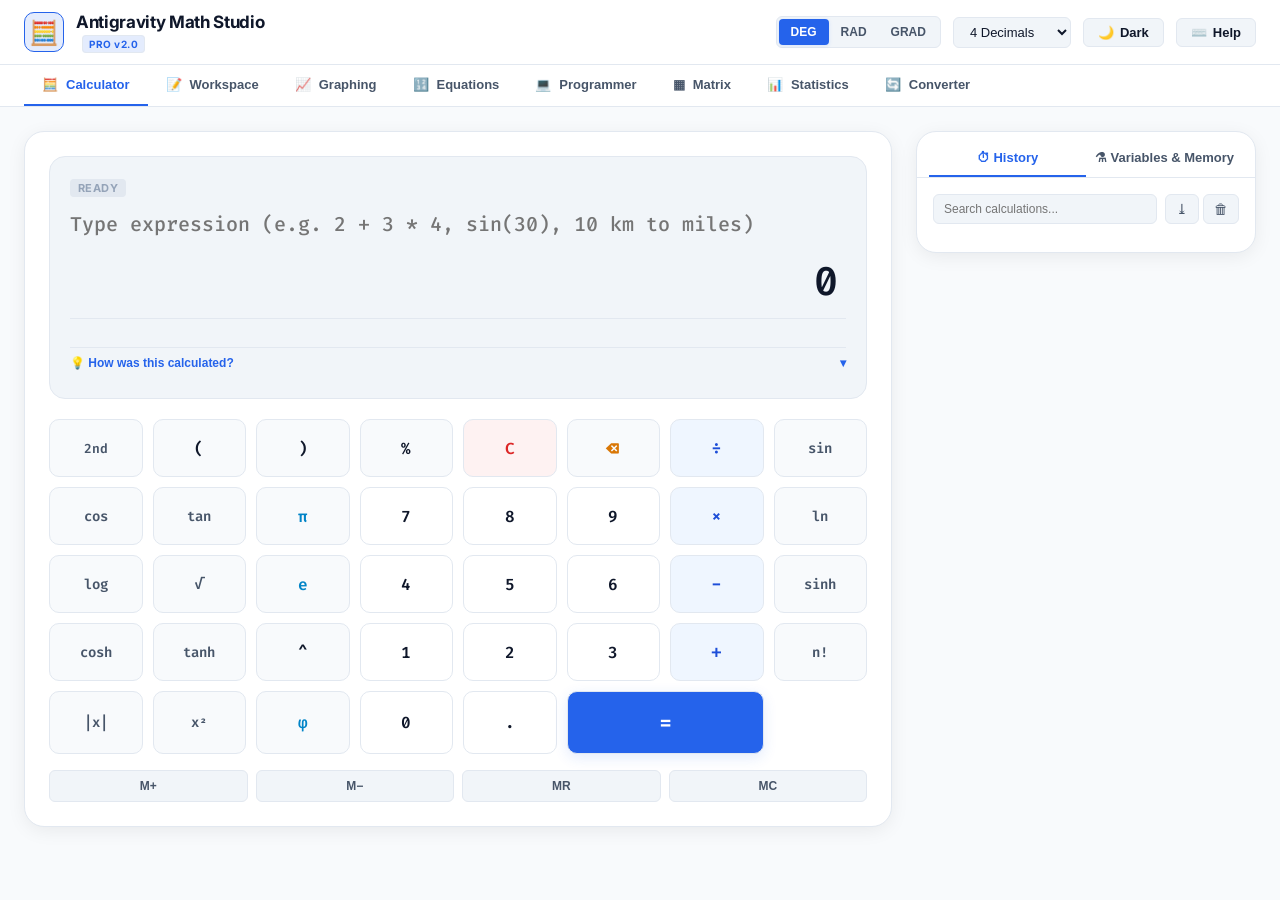
<file: index.html>
<!DOCTYPE html>
<html lang="en">
<head>
    <meta charset="UTF-8">
    <meta name="viewport" content="width=device-width, initial-scale=1.0">
    <meta name="theme-color" content="#0f172a">
    <meta name="description" content="Antigravity Math Studio - Advanced Scientific Calculator, Dynamic Workspace, 2D Graphing, Equation Solver, Programmer Mode, and Data Analysis.">
    <title>Antigravity Math Studio — Scientific Computing</title>
    
    <link rel="manifest" href="manifest.json">
    <link rel="icon" type="image/svg+xml" href="data:image/svg+xml,<svg xmlns='http://www.w3.org/2000/svg' viewBox='0 0 192 192'><rect fill='%230f172a' width='192' height='192' rx='36'/><text x='50%' y='55%' font-size='110' fill='%2338bdf8' text-anchor='middle' dominant-baseline='central'>🧮</text></svg>">
    
    <!-- Design System & Typography -->
    <link rel="preconnect" href="https://fonts.googleapis.com">
    <link rel="preconnect" href="https://fonts.gstatic.com" crossorigin>
    <link href="https://fonts.googleapis.com/css2?family=Fira+Code:wght@400;500;600&family=Inter:wght@400;500;600;700&display=swap" rel="stylesheet">
    <link rel="stylesheet" href="style.css">
</head>
<body>
    <div class="app-layout">
        <!-- TOP HEADER BAR -->
        <header class="app-header" role="banner">
            <div class="header-brand">
                <div class="brand-logo">🧮</div>
                <div class="brand-info">
                    <h1 class="brand-title">Antigravity Math Studio</h1>
                    <span class="brand-badge">PRO v2.0</span>
                </div>
            </div>

            <!-- Global Instrument Controls -->
            <div class="header-controls">
                <!-- Angle Mode Selector -->
                <div class="angle-mode-selector" role="radiogroup" aria-label="Angle Measurement Mode">
                    <button class="angle-pill active" data-mode="deg" role="radio" aria-checked="true" title="Degrees">DEG</button>
                    <button class="angle-pill" data-mode="rad" role="radio" aria-checked="false" title="Radians">RAD</button>
                    <button class="angle-pill" data-mode="grad" role="radio" aria-checked="false" title="Gradians">GRAD</button>
                </div>

                <!-- Precision Dropdown -->
                <div class="control-group">
                    <label for="precisionSelect" class="visually-hidden">Decimal Precision</label>
                    <select id="precisionSelect" class="precision-dropdown" title="Display Decimal Precision">
                        <option value="2">2 Decimals</option>
                        <option value="4" selected>4 Decimals</option>
                        <option value="6">6 Decimals</option>
                        <option value="8">8 Decimals</option>
                        <option value="10">10 Decimals</option>
                        <option value="15">15 Decimals</option>
                    </select>
                </div>

                <!-- Theme Toggle -->
                <button class="header-icon-btn" id="themeToggleBtn" title="Toggle Theme (Dark / Light)" aria-label="Toggle Theme">
                    🌙 <span class="nav-text">Dark</span>
                </button>

                <!-- Help / Shortcuts -->
                <button class="header-icon-btn" id="helpBtn" title="Keyboard Shortcuts (Ctrl+H)" aria-label="Keyboard Shortcuts">
                    ⌨️ <span class="nav-text">Help</span>
                </button>
            </div>
        </header>

        <!-- PRIMARY MODE NAVIGATION TABS -->
        <nav class="mode-navigation" role="navigation" aria-label="Application Modes">
            <button class="nav-tab active" data-mode="calculator">
                <span class="nav-icon">🧮</span> Calculator
            </button>
            <button class="nav-tab" data-mode="workspace">
                <span class="nav-icon">📝</span> Workspace
            </button>
            <button class="nav-tab" data-mode="graphing">
                <span class="nav-icon">📈</span> Graphing
            </button>
            <button class="nav-tab" data-mode="solver">
                <span class="nav-icon">🔢</span> Equations
            </button>
            <button class="nav-tab" data-mode="programmer">
                <span class="nav-icon">💻</span> Programmer
            </button>
            <button class="nav-tab" data-mode="matrix">
                <span class="nav-icon">▦</span> Matrix
            </button>
            <button class="nav-tab" data-mode="stats">
                <span class="nav-icon">📊</span> Statistics
            </button>
            <button class="nav-tab" data-mode="converter">
                <span class="nav-icon">🔄</span> Converter
            </button>
        </nav>

        <!-- MAIN APP CONTENT AREA -->
        <div class="studio-workspace">
            <!-- PRIMARY INSTRUMENT PANE -->
            <main class="primary-instrument" role="main">
                
                <!-- 1. CALCULATOR PANE -->
                <section class="mode-pane active" id="pane_calculator" aria-label="Scientific Calculator">
                    <div class="calculator-card">
                        <!-- DISPLAY SCREEN -->
                        <div class="calc-display-section" role="region" aria-label="Calculator Display">
                            <div class="display-top-bar">
                                <span class="syntax-badge" id="syntaxBadge">Ready</span>
                                <span class="live-preview" id="livePreview" aria-live="polite"></span>
                            </div>

                            <div class="formula-container">
                                <input type="text" id="formulaInput" class="formula-input" placeholder="Type expression (e.g. 2 + 3 * 4, sin(30), 10 km to miles)" spellcheck="false" autocomplete="off" aria-label="Expression Formula">
                            </div>

                            <div class="result-container">
                                <div class="result-value" id="resultDisplay" title="Click to copy result" aria-live="polite">0</div>
                            </div>

                            <!-- Smart Result Multi-Format Drawer -->
                            <div class="result-drawer" id="resultDrawer" aria-label="Result Formats"></div>

                            <!-- Explainable Steps Toggle Bar -->
                            <button class="explainer-toggle-btn" id="toggleExplainerBtn" aria-expanded="false" aria-controls="explainerDrawer">
                                <span>💡 How was this calculated?</span>
                                <span class="toggle-arrow">▾</span>
                            </button>

                            <!-- Explainer Drawer -->
                            <div class="explainer-drawer" id="explainerDrawer">
                                <div class="explainer-content" id="explainerSteps">
                                    <div class="empty-state">Perform a calculation to see step-by-step reductions.</div>
                                </div>
                            </div>
                        </div>

                        <!-- SCIENTIFIC KEYPAD -->
                        <div class="calc-keypad" role="toolbar" aria-label="Calculator Keypad">
                            <!-- Functional Row 1 -->
                            <button class="key-btn key-shift" id="btnShift" title="Toggle Secondary Functions">2nd</button>
                            <button class="key-btn key-op" data-insert="(">(</button>
                            <button class="key-btn key-op" data-insert=")">)</button>
                            <button class="key-btn key-op" data-insert="%">%</button>
                            <button class="key-btn key-clear" id="btnClear" title="Clear Expression (Esc)">C</button>
                            <button class="key-btn key-delete" id="btnDelete" title="Backspace (⌫)">⌫</button>
                            <button class="key-btn key-operator" data-insert=" / " title="Divide (÷)">÷</button>

                            <!-- Functional Row 2 -->
                            <button class="key-btn key-fn" data-shift-func="sin" data-base-label="sin" data-shift-label="sin⁻¹" data-insert="sin(">sin</button>
                            <button class="key-btn key-fn" data-shift-func="cos" data-base-label="cos" data-shift-label="cos⁻¹" data-insert="cos(">cos</button>
                            <button class="key-btn key-fn" data-shift-func="tan" data-base-label="tan" data-shift-label="tan⁻¹" data-insert="tan(">tan</button>
                            <button class="key-btn key-const" data-insert="π">π</button>
                            <button class="key-btn key-num" data-insert="7">7</button>
                            <button class="key-btn key-num" data-insert="8">8</button>
                            <button class="key-btn key-num" data-insert="9">9</button>
                            <button class="key-btn key-operator" data-insert=" * " title="Multiply (×)">×</button>

                            <!-- Functional Row 3 -->
                            <button class="key-btn key-fn" data-shift-func="ln" data-base-label="ln" data-shift-label="eˣ" data-insert="ln(">ln</button>
                            <button class="key-btn key-fn" data-shift-func="log" data-base-label="log" data-shift-label="10ˣ" data-insert="log(">log</button>
                            <button class="key-btn key-fn" data-shift-func="sqrt" data-base-label="√" data-shift-label="∛" data-insert="sqrt(">√</button>
                            <button class="key-btn key-const" data-insert="e">e</button>
                            <button class="key-btn key-num" data-insert="4">4</button>
                            <button class="key-btn key-num" data-insert="5">5</button>
                            <button class="key-btn key-num" data-insert="6">6</button>
                            <button class="key-btn key-operator" data-insert=" - " title="Subtract (−)">−</button>

                            <!-- Functional Row 4 -->
                            <button class="key-btn key-fn" data-insert="sinh(">sinh</button>
                            <button class="key-btn key-fn" data-insert="cosh(">cosh</button>
                            <button class="key-btn key-fn" data-insert="tanh(">tanh</button>
                            <button class="key-btn key-op" data-insert="^" title="Power (xʸ)">^</button>
                            <button class="key-btn key-num" data-insert="1">1</button>
                            <button class="key-btn key-num" data-insert="2">2</button>
                            <button class="key-btn key-num" data-insert="3">3</button>
                            <button class="key-btn key-operator" data-insert=" + " title="Add (+)">+</button>

                            <!-- Functional Row 5 -->
                            <button class="key-btn key-fn" data-insert="!" title="Factorial (n!)">n!</button>
                            <button class="key-btn key-fn" data-insert="abs(">|x|</button>
                            <button class="key-btn key-fn" data-insert="^(2)">x²</button>
                            <button class="key-btn key-const" data-insert="phi">φ</button>
                            <button class="key-btn key-num key-zero" data-insert="0">0</button>
                            <button class="key-btn key-num" data-insert=".">.</button>
                            <button class="key-btn key-equals" id="btnEquals" title="Calculate Result (Enter)">=</button>
                        </div>

                        <!-- Memory Control Bar -->
                        <div class="memory-bar" role="toolbar" aria-label="Memory Controls">
                            <button class="mem-pill" id="btnMemAdd" title="Add current value to memory">M+</button>
                            <button class="mem-pill" id="btnMemSub" title="Subtract current value from memory">M−</button>
                            <button class="mem-pill" id="btnMemRecall" title="Recall value from memory">MR</button>
                            <button class="mem-pill" id="btnMemClear" title="Clear memory">MC</button>
                        </div>
                    </div>
                </section>

                <!-- 2. DYNAMIC WORKSPACE PANE -->
                <section class="mode-pane" id="pane_workspace" aria-label="Calculation Workspace">
                    <div class="workspace-card">
                        <div class="pane-header">
                            <div>
                                <h2>📝 Calculation Worksheet</h2>
                                <p class="pane-subtitle">Multi-line reactive calculation sheet. Define variables, reference previous lines (<code>L1</code>, <code>L2</code>), and edit values with instant cascading recalculations.</p>
                            </div>
                            <div class="workspace-actions">
                                <button class="action-btn primary" id="workspaceAddLineBtn">+ Add Line</button>
                                <button class="action-btn" id="workspaceExportBtn" title="Export as Markdown">Export MD</button>
                                <button class="action-btn danger" id="workspaceClearBtn">Clear</button>
                            </div>
                        </div>

                        <div class="workspace-table" id="workspaceLinesContainer">
                            <!-- Dynamic rows rendered by workspace.js -->
                        </div>
                    </div>
                </section>

                <!-- 3. GRAPHING STUDIO PANE -->
                <section class="mode-pane" id="pane_graphing" aria-label="2D Graphing Studio">
                    <div class="graphing-card">
                        <div class="pane-header">
                            <div>
                                <h2>📈 2D Function Plotter</h2>
                                <p class="pane-subtitle">Plot multiple Cartesian functions. Drag to pan, scroll wheel to zoom, and hover to inspect exact curve coordinates.</p>
                            </div>
                            <div class="graph-toolbar">
                                <button class="action-btn" id="graphZoomInBtn">Zoom In (+)</button>
                                <button class="action-btn" id="graphZoomOutBtn">Zoom Out (−)</button>
                                <button class="action-btn" id="graphResetBtn">Reset View</button>
                            </div>
                        </div>

                        <div class="graph-inputs-row">
                            <div class="graph-func-input">
                                <span class="func-legend legend-f1"></span>
                                <label for="graphF1">f₁(x) =</label>
                                <input type="text" id="graphF1" value="sin(x)" placeholder="e.g. sin(x), x^2 - 4, cos(2x)">
                            </div>
                            <div class="graph-func-input">
                                <span class="func-legend legend-f2"></span>
                                <label for="graphF2">f₂(x) =</label>
                                <input type="text" id="graphF2" value="x^2 - 4" placeholder="Optional 2nd curve (e.g. 2x + 1)">
                            </div>
                        </div>

                        <div class="canvas-wrapper">
                            <canvas id="graphCanvas"></canvas>
                        </div>
                    </div>
                </section>

                <!-- 4. EQUATION SOLVER PANE -->
                <section class="mode-pane" id="pane_solver" aria-label="Equation Solver">
                    <div class="solver-card">
                        <div class="pane-header">
                            <div>
                                <h2>🔢 Equation Solver & Derivation</h2>
                                <p class="pane-subtitle">Solves linear equations, quadratic equations with discriminant analysis, and non-linear equations with complete step-by-step algebra.</p>
                            </div>
                        </div>

                        <div class="solver-input-bar">
                            <input type="text" id="equationInputStr" class="solver-input" placeholder="e.g. 2x + 5 = 15, x^2 - 5x + 6 = 0, or 3(x - 2) = x + 4">
                            <button class="action-btn primary" id="equationSolveBtn">Solve Equation</button>
                        </div>

                        <div class="solver-output-container" id="equationOutput">
                            <div class="empty-state">Enter an equation above and click "Solve Equation" to view exact solutions and derivation steps.</div>
                        </div>
                    </div>
                </section>

                <!-- 5. PROGRAMMER MODE PANE -->
                <section class="mode-pane" id="pane_programmer" aria-label="Programmer Mode">
                    <div class="programmer-card">
                        <div class="pane-header">
                            <div>
                                <h2>💻 64-Bit Programmer Calculator</h2>
                                <p class="pane-subtitle">Interactive bit register, simultaneous hexadecimal, decimal, octal, and binary inspection with word size masking.</p>
                            </div>
                            <div class="prog-settings">
                                <select id="progWordSelect" class="precision-dropdown">
                                    <option value="64" selected>QWORD (64-bit)</option>
                                    <option value="32">DWORD (32-bit)</option>
                                    <option value="16">WORD (16-bit)</option>
                                    <option value="8">BYTE (8-bit)</option>
                                </select>
                                <label class="checkbox-label">
                                    <input type="checkbox" id="progSignToggle"> Signed (Two's Compl.)
                                </label>
                            </div>
                        </div>

                        <!-- Radix Display Cards -->
                        <div class="radix-grid">
                            <div class="radix-card"><span class="radix-label">HEX</span><span class="radix-val" id="progHexDisplay">0</span></div>
                            <div class="radix-card"><span class="radix-label">DEC</span><span class="radix-val" id="progDecDisplay">0</span></div>
                            <div class="radix-card"><span class="radix-label">OCT</span><span class="radix-val" id="progOctDisplay">0</span></div>
                            <div class="radix-card"><span class="radix-label">BIN</span><span class="radix-val" id="progBinDisplay">0000 0000</span></div>
                        </div>

                        <!-- Interactive 64-bit Bitboard -->
                        <div class="bitboard-section">
                            <h4>Interactive Bit Register (Click any bit to toggle):</h4>
                            <div class="bitboard-grid" id="programmerBitBoard">
                                <!-- Dynamic bit buttons -->
                            </div>
                        </div>

                        <!-- Bitwise Operations Toolbar -->
                        <div class="bitwise-toolbar">
                            <button class="bit-op-btn" data-prog-op="AND">AND</button>
                            <button class="bit-op-btn" data-prog-op="OR">OR</button>
                            <button class="bit-op-btn" data-prog-op="XOR">XOR</button>
                            <button class="bit-op-btn" data-prog-op="NOT">NOT (~)</button>
                            <button class="bit-op-btn" data-prog-op="NAND">NAND</button>
                            <button class="bit-op-btn" data-prog-op="NOR">NOR</button>
                            <button class="bit-op-btn" data-prog-op="LSH">LSH (&lt;&lt;)</button>
                            <button class="bit-op-btn" data-prog-op="RSH">RSH (&gt;&gt;)</button>
                            <button class="bit-op-btn" data-prog-op="ROTL">ROTL</button>
                            <button class="bit-op-btn" data-prog-op="ROTR">ROTR</button>
                            <button class="bit-op-btn danger" data-prog-op="CLEAR">Clear (0)</button>
                        </div>
                    </div>
                </section>

                <!-- 6. MATRIX STUDIO PANE -->
                <section class="mode-pane" id="pane_matrix" aria-label="Matrix Studio">
                    <div class="matrix-card">
                        <div class="pane-header">
                            <div>
                                <h2>▦ Matrix Algebra Studio</h2>
                                <p class="pane-subtitle">Linear algebra computations: determinant, inversion, transpose, trace, and matrix multiplications.</p>
                            </div>
                        </div>

                        <div class="matrix-input-grid">
                            <div class="matrix-box">
                                <label for="matrixAInput">Matrix A (rows separated by semicolons):</label>
                                <textarea id="matrixAInput" class="matrix-textarea" rows="3" placeholder="1 2; 3 4">1 2; 3 4</textarea>
                            </div>
                            <div class="matrix-box">
                                <label for="matrixBInput">Matrix B (for binary operations):</label>
                                <textarea id="matrixBInput" class="matrix-textarea" rows="3" placeholder="5 6; 7 8">5 6; 7 8</textarea>
                            </div>
                        </div>

                        <div class="matrix-actions-bar">
                            <select id="matrixOpSelect" class="precision-dropdown">
                                <option value="det">Determinant det(A)</option>
                                <option value="inv">Inverse A⁻¹</option>
                                <option value="trans">Transpose Aᵀ</option>
                                <option value="trace">Trace tr(A)</option>
                                <option value="mult">Multiply A × B</option>
                                <option value="add">Add A + B</option>
                                <option value="sub">Subtract A − B</option>
                            </select>
                            <button class="action-btn primary" id="matrixComputeBtn">Execute Matrix Operation</button>
                        </div>

                        <div class="matrix-output-box" id="matrixOutput">
                            <div class="empty-state">Select an operation and click Execute.</div>
                        </div>
                    </div>
                </section>

                <!-- 7. STATISTICS PANE -->
                <section class="mode-pane" id="pane_stats" aria-label="Statistics Studio">
                    <div class="stats-card">
                        <div class="pane-header">
                            <div>
                                <h2>📊 Descriptive Statistics & Data Analysis</h2>
                                <p class="pane-subtitle">Paste or type sample datasets to compute distribution metrics, quartiles, variance, and frequency histograms.</p>
                            </div>
                        </div>

                        <div class="stats-input-section">
                            <label for="statsDatasetInput">Dataset (enter numbers separated by commas, spaces, or lines):</label>
                            <textarea id="statsDatasetInput" class="stats-textarea" rows="2" placeholder="12, 15, 18, 20, 25, 30, 32">12, 15, 18, 20, 25, 30, 32</textarea>
                            <button class="action-btn primary" id="statsComputeBtn">Analyze Dataset</button>
                        </div>

                        <div class="stats-output-container" id="statsOutput">
                            <!-- Populated by stats.js -->
                        </div>
                    </div>
                </section>

                <!-- 8. UNIT CONVERTER PANE -->
                <section class="mode-pane" id="pane_converter" aria-label="Unit Converter">
                    <div class="converter-card">
                        <div class="pane-header">
                            <div>
                                <h2>🔄 Precision Unit Converter</h2>
                                <p class="pane-subtitle">12 engineering categories. You can also type natural queries in the calculator bar like: <code>10 km to miles</code> or <code>25 C to F</code>.</p>
                            </div>
                        </div>

                        <div class="converter-controls-box">
                            <div class="converter-cat-row">
                                <label for="convCategorySelect">Category:</label>
                                <select id="convCategorySelect" class="precision-dropdown">
                                    <option value="length">Length</option>
                                    <option value="mass">Mass & Weight</option>
                                    <option value="temperature">Temperature</option>
                                    <option value="area">Area</option>
                                    <option value="volume">Volume</option>
                                    <option value="speed">Speed</option>
                                    <option value="time">Time</option>
                                    <option value="pressure">Pressure</option>
                                    <option value="energy">Energy</option>
                                    <option value="power">Power</option>
                                    <option value="data">Digital Data</option>
                                    <option value="angle">Angle</option>
                                </select>
                            </div>

                            <div class="converter-exchange-row">
                                <div class="converter-side">
                                    <label for="convFromInput">From:</label>
                                    <input type="number" id="convFromInput" class="conv-val-input" value="10" placeholder="Value">
                                    <select id="convFromUnitSelect" class="precision-dropdown"></select>
                                </div>

                                <button class="conv-swap-btn" id="convSwapBtn" title="Swap Units">⇄</button>

                                <div class="converter-side">
                                    <label for="convToInput">To:</label>
                                    <input type="text" id="convToInput" class="conv-val-input" readonly placeholder="Result">
                                    <select id="convToUnitSelect" class="precision-dropdown"></select>
                                </div>
                            </div>
                        </div>
                    </div>
                </section>
            </main>

            <!-- SECONDARY SIDE PANEL (History & Variables Bank) -->
            <aside class="side-inspector" role="complementary" aria-label="History and Variable Bank">
                <div class="side-tabs-header">
                    <button class="side-tab active" data-pane="sideHistoryPane">⏱ History</button>
                    <button class="side-tab" data-pane="sideMemoryPane">⚗ Variables & Memory</button>
                </div>

                <!-- History Pane -->
                <div class="side-pane active" id="sideHistoryPane">
                    <div class="history-controls-row">
                        <input type="text" id="historySearchInput" class="history-search" placeholder="Search calculations..." aria-label="Search calculation history">
                        <div class="history-btn-group">
                            <button class="side-icon-btn" id="exportHistoryBtn" title="Export History (.txt)">⤓</button>
                            <button class="side-icon-btn danger" id="clearHistoryBtn" title="Clear All History">🗑</button>
                        </div>
                    </div>
                    <div class="history-scroll-list" id="historyList">
                        <!-- Populated by history.js -->
                    </div>
                </div>

                <!-- Memory & Variable Bank Pane -->
                <div class="side-pane" id="sideMemoryPane">
                    <div class="memory-bank-info">
                        <p>Click any variable or constant to insert into expression.</p>
                    </div>
                    <div class="memory-bank-grid" id="memoryBankContainer">
                        <!-- Populated by ui.js -->
                    </div>
                </div>
            </aside>
        </div>
    </div>

    <!-- KEYBOARD SHORTCUTS MODAL -->
    <div class="modal-overlay" id="helpModal" role="dialog" aria-modal="true" aria-labelledby="modalTitle">
        <div class="modal-card">
            <div class="modal-header">
                <h3 id="modalTitle">⌨️ Keyboard Shortcuts & Usage Guide</h3>
                <button class="modal-close-btn" id="closeHelpModal" aria-label="Close modal">&times;</button>
            </div>
            <div class="modal-body">
                <div class="shortcut-list">
                    <div class="sc-item"><kbd>0-9</kbd><span>Digits</span></div>
                    <div class="sc-item"><kbd>+</kbd> <kbd>-</kbd> <kbd>*</kbd> <kbd>/</kbd><span>Arithmetic operations</span></div>
                    <div class="sc-item"><kbd>^</kbd><span>Power (exponentiation)</span></div>
                    <div class="sc-item"><kbd>(</kbd> <kbd>)</kbd><span>Parentheses grouping</span></div>
                    <div class="sc-item"><kbd>Enter</kbd><span>Calculate result</span></div>
                    <div class="sc-item"><kbd>Backspace</kbd><span>Delete previous character</span></div>
                    <div class="sc-item"><kbd>Escape</kbd><span>Clear all</span></div>
                    <div class="sc-item"><kbd>Ctrl</kbd> + <kbd>C</kbd><span>Copy calculation result</span></div>
                    <div class="sc-item"><kbd>Ctrl</kbd> + <kbd>H</kbd><span>Toggle this shortcut guide</span></div>
                </div>
                <div class="modal-examples">
                    <h4>Smart Natural Expressions:</h4>
                    <ul>
                        <li><code>2 + 3 * 4</code> &rarr; Respects BODMAS / PEMDAS</li>
                        <li><code>2π</code>, <code>3(4 + 5)</code>, <code>5sin(30)</code> &rarr; Implicit multiplication</li>
                        <li><code>10 km to miles</code>, <code>25 C to F</code> &rarr; Natural unit conversion</li>
                        <li><code>x = 25</code>, then <code>x * 4</code> &rarr; User-defined variables</li>
                    </ul>
                </div>
            </div>
        </div>
    </div>

    <!-- SCRIPTS -->
    <script type="module" src="app.js"></script>
    <script>
        // Service worker registration
        if ('serviceWorker' in navigator) {
            window.addEventListener('load', () => {
                navigator.serviceWorker.register('service-worker.js')
                    .then(() => console.log('✅ Offline PWA active.'))
                    .catch(e => console.warn('PWA service worker skipped:', e));
            });
        }
    </script>
</body>
</html>
</file>
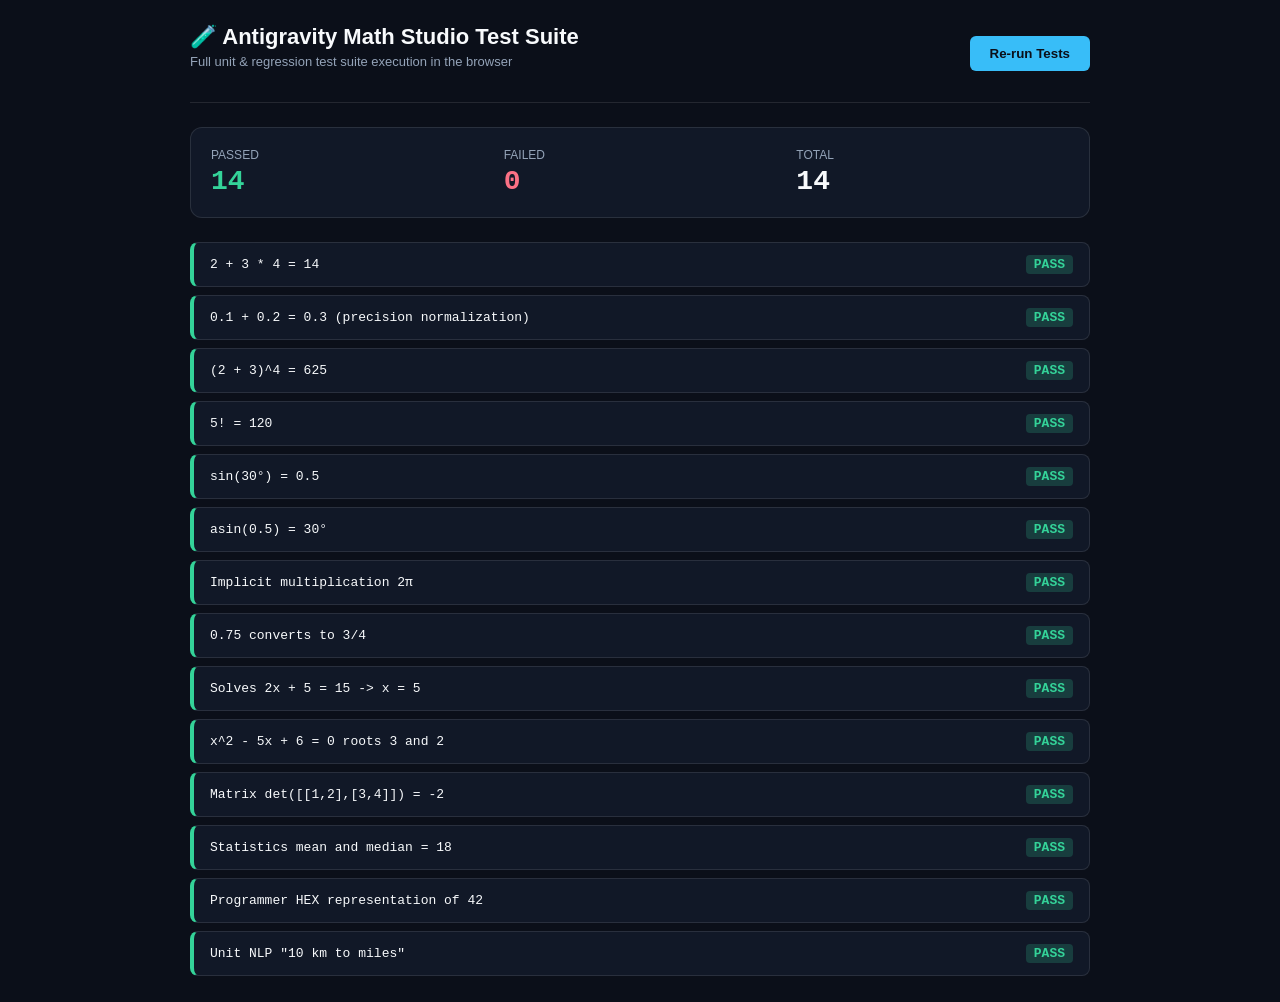
<file: tests/test-runner.html>
<!DOCTYPE html>
<html lang="en">
<head>
    <meta charset="UTF-8">
    <meta name="viewport" content="width=device-width, initial-scale=1.0">
    <title>Antigravity Math Studio — Automated Test Runner</title>
    <style>
        :root {
            --bg: #0b0f19;
            --surface: #111827;
            --border: rgba(255, 255, 255, 0.1);
            --text: #f8fafc;
            --text-sec: #94a3b8;
            --pass: #34d399;
            --fail: #fb7185;
            --cyan: #38bdf8;
        }
        body {
            font-family: -apple-system, BlinkMacSystemFont, 'Segoe UI', Roboto, sans-serif;
            background: var(--bg);
            color: var(--text);
            margin: 0;
            padding: 24px;
        }
        .container {
            max-width: 900px;
            margin: 0 auto;
        }
        header {
            display: flex;
            justify-content: space-between;
            align-items: center;
            padding-bottom: 20px;
            border-bottom: 1px solid var(--border);
            margin-bottom: 24px;
        }
        h1 { font-size: 22px; margin: 0; }
        .btn-run {
            background: var(--cyan);
            color: #0b0f19;
            border: none;
            padding: 10px 20px;
            border-radius: 6px;
            font-weight: 700;
            cursor: pointer;
        }
        .metrics-card {
            display: flex;
            gap: 20px;
            background: var(--surface);
            border: 1px solid var(--border);
            border-radius: 12px;
            padding: 20px;
            margin-bottom: 24px;
        }
        .metric-item {
            flex: 1;
            display: flex;
            flex-direction: column;
            gap: 4px;
        }
        .metric-val {
            font-size: 28px;
            font-weight: 700;
            font-family: monospace;
        }
        .metric-val.passed { color: var(--pass); }
        .metric-val.failed { color: var(--fail); }
        .test-list {
            display: flex;
            flex-direction: column;
            gap: 8px;
        }
        .test-row {
            background: var(--surface);
            border: 1px solid var(--border);
            border-radius: 8px;
            padding: 12px 16px;
            display: flex;
            justify-content: space-between;
            align-items: center;
            font-family: monospace;
            font-size: 13px;
        }
        .test-row.pass { border-left: 4px solid var(--pass); }
        .test-row.fail { border-left: 4px solid var(--fail); }
        .status-tag {
            font-weight: 700;
            padding: 2px 8px;
            border-radius: 4px;
        }
        .status-tag.pass { background: rgba(52, 211, 153, 0.2); color: var(--pass); }
        .status-tag.fail { background: rgba(251, 113, 133, 0.2); color: var(--fail); }
    </style>
</head>
<body>
    <div class="container">
        <header>
            <div>
                <h1>🧪 Antigravity Math Studio Test Suite</h1>
                <p style="color: var(--text-sec); margin-top: 4px; font-size: 13px;">Full unit & regression test suite execution in the browser</p>
            </div>
            <button class="btn-run" id="btnRerun">Re-run Tests</button>
        </header>

        <div class="metrics-card">
            <div class="metric-item">
                <span style="color: var(--text-sec); font-size: 12px; text-transform: uppercase;">Passed</span>
                <span class="metric-val passed" id="passedCount">0</span>
            </div>
            <div class="metric-item">
                <span style="color: var(--text-sec); font-size: 12px; text-transform: uppercase;">Failed</span>
                <span class="metric-val failed" id="failedCount">0</span>
            </div>
            <div class="metric-item">
                <span style="color: var(--text-sec); font-size: 12px; text-transform: uppercase;">Total</span>
                <span class="metric-val" id="totalCount">0</span>
            </div>
        </div>

        <div class="test-list" id="testList">
            <div style="text-align: center; color: var(--text-sec); padding: 40px;">Running tests...</div>
        </div>
    </div>

    <script type="module">
        import { Evaluator } from '../engine/evaluator.js';
        import { MathFormat } from '../engine/fractions.js';
        import { Explainer } from '../engine/explainer.js';
        import { EquationSolver } from '../engine/solver.js';
        import { MatrixEngine } from '../engine/matrix.js';
        import { StatisticsEngine } from '../engine/stats.js';
        import { ProgrammerEngine } from '../modules/programmer.js';
        import { UnitEngine } from '../engine/units.js';

        function runBrowserTests() {
            const list = document.getElementById('testList');
            list.innerHTML = '';
            let passed = 0, failed = 0;

            function assert(cond, name, details = '') {
                const row = document.createElement('div');
                row.className = `test-row ${cond ? 'pass' : 'fail'}`;
                row.innerHTML = `
                    <span>${name} ${details ? '<span style="color:var(--text-sec);">(' + details + ')</span>' : ''}</span>
                    <span class="status-tag ${cond ? 'pass' : 'fail'}">${cond ? 'PASS' : 'FAIL'}</span>
                `;
                list.appendChild(row);
                if (cond) passed++; else failed++;
            }

            const ev = new Evaluator();
            assert(ev.evaluate('2 + 3 * 4').value === 14, '2 + 3 * 4 = 14');
            assert(ev.evaluate('0.1 + 0.2').value === 0.3, '0.1 + 0.2 = 0.3 (precision normalization)');
            assert(ev.evaluate('(2 + 3)^4').value === 625, '(2 + 3)^4 = 625');
            assert(ev.evaluate('5!').value === 120, '5! = 120');

            const evDeg = new Evaluator({ angleMode: 'deg' });
            assert(evDeg.evaluate('sin(30)').value === 0.5, 'sin(30°) = 0.5');
            assert(evDeg.evaluate('asin(0.5)').value === 30, 'asin(0.5) = 30°');
            assert(evDeg.evaluate('2π').value > 6.28, 'Implicit multiplication 2π');

            const frac = MathFormat.toFraction(0.75);
            assert(frac && frac.string === '3/4', '0.75 converts to 3/4');

            const solver = new EquationSolver();
            const lin = solver.solve('2x + 5 = 15');
            assert(lin.solutions[0] === '5', 'Solves 2x + 5 = 15 -> x = 5');

            const quad = solver.solve('x^2 - 5x + 6 = 0');
            assert(quad.numericSolutions.includes(3) && quad.numericSolutions.includes(2), 'x^2 - 5x + 6 = 0 roots 3 and 2');

            const det = MatrixEngine.determinant([[1, 2], [3, 4]]);
            assert(det === -2, 'Matrix det([[1,2],[3,4]]) = -2');

            const s = StatisticsEngine.analyze([12, 15, 18, 20, 25]);
            assert(s.mean === 18 && s.median === 18, 'Statistics mean and median = 18');

            const prog = new ProgrammerEngine();
            prog.setValue(42);
            assert(prog.getHex() === '000000000000002A', 'Programmer HEX representation of 42');

            const nlp = UnitEngine.parseNaturalLanguage('10 km to miles');
            assert(nlp && Math.abs(nlp.result - 6.2137) < 0.01, 'Unit NLP "10 km to miles"');

            document.getElementById('passedCount').textContent = passed;
            document.getElementById('failedCount').textContent = failed;
            document.getElementById('totalCount').textContent = passed + failed;
        }

        document.getElementById('btnRerun').addEventListener('click', runBrowserTests);
        runBrowserTests();
    </script>
</body>
</html>
</file>
<file: style.css>
/* ==========================================================================
   ANTIGRAVITY MATH STUDIO — DESIGN SYSTEM & STYLESHEET
   Professional • Futuristic • Minimal • High Contrast • Tabular Typography
   ========================================================================== */

:root {
    /* Color Palette - Light Theme (Default fallback) */
    --bg-base: #f8fafc;
    --bg-surface: #ffffff;
    --bg-surface-elevated: #f1f5f9;
    --bg-surface-hover: #e2e8f0;
    --border-subtle: #e2e8f0;
    --border-strong: #cbd5e1;
    
    --text-primary: #0f172a;
    --text-secondary: #475569;
    --text-muted: #94a3b8;
    
    --accent-primary: #2563eb;
    --accent-primary-hover: #1d4ed8;
    --accent-glow: rgba(37, 99, 235, 0.12);
    
    --accent-cyan: #0284c7;
    --accent-emerald: #059669;
    --accent-amber: #d97706;
    --accent-rose: #e11d48;

    /* Keypad Colors */
    --key-num-bg: #ffffff;
    --key-num-hover: #f1f5f9;
    --key-fn-bg: #f8fafc;
    --key-fn-hover: #e2e8f0;
    --key-op-bg: #eff6ff;
    --key-op-text: #1d4ed8;
    --key-op-hover: #dbeafe;
    --key-equals-bg: #2563eb;
    --key-equals-text: #ffffff;
    --key-equals-hover: #1d4ed8;
    --key-clear-bg: #fef2f2;
    --key-clear-text: #dc2626;
    --key-clear-hover: #fee2e2;

    /* Metrics & Transitions */
    --radius-sm: 6px;
    --radius-md: 10px;
    --radius-lg: 16px;
    --radius-xl: 20px;
    --shadow-subtle: 0 1px 3px rgba(0, 0, 0, 0.05);
    --shadow-card: 0 4px 20px -2px rgba(0, 0, 0, 0.08);
    --transition-fast: 0.15s cubic-bezier(0.4, 0, 0.2, 1);
    --transition-smooth: 0.25s cubic-bezier(0.4, 0, 0.2, 1);

    --font-mono: 'Fira Code', 'SF Mono', Menlo, Consolas, monospace;
    --font-sans: 'Inter', -apple-system, BlinkMacSystemFont, 'Segoe UI', Roboto, sans-serif;
}

/* Dark Theme Palette (Obsidian & Neon Cyan) */
body.dark-mode {
    --bg-base: #0b0f19;
    --bg-surface: #111827;
    --bg-surface-elevated: #1e293b;
    --bg-surface-hover: #283548;
    --border-subtle: rgba(255, 255, 255, 0.08);
    --border-strong: rgba(255, 255, 255, 0.16);

    --text-primary: #f8fafc;
    --text-secondary: #94a3b8;
    --text-muted: #64748b;

    --accent-primary: #38bdf8;
    --accent-primary-hover: #0284c7;
    --accent-glow: rgba(56, 189, 248, 0.15);

    --accent-cyan: #38bdf8;
    --accent-emerald: #34d399;
    --accent-amber: #fbbf24;
    --accent-rose: #fb7185;

    /* Keypad Dark Colors */
    --key-num-bg: #1e293b;
    --key-num-hover: #334155;
    --key-fn-bg: #151e2e;
    --key-fn-hover: #222f46;
    --key-op-bg: #182844;
    --key-op-text: #38bdf8;
    --key-op-hover: #20355a;
    --key-equals-bg: #38bdf8;
    --key-equals-text: #0b0f19;
    --key-equals-hover: #7dd3fc;
    --key-clear-bg: #2d1b22;
    --key-clear-text: #fb7185;
    --key-clear-hover: #3d232c;

    --shadow-subtle: 0 1px 3px rgba(0, 0, 0, 0.3);
    --shadow-card: 0 10px 30px -5px rgba(0, 0, 0, 0.5);
}

/* ==========================================================================
   RESET & BASE STYLES
   ========================================================================== */

* {
    margin: 0;
    padding: 0;
    box-sizing: border-box;
    -webkit-tap-highlight-color: transparent;
}

body {
    font-family: var(--font-sans);
    background-color: var(--bg-base);
    color: var(--text-primary);
    min-height: 100vh;
    display: flex;
    flex-direction: column;
    overflow-x: hidden;
    transition: background-color var(--transition-smooth), color var(--transition-smooth);
}

.visually-hidden {
    position: absolute;
    width: 1px;
    height: 1px;
    padding: 0;
    margin: -1px;
    overflow: hidden;
    clip: rect(0, 0, 0, 0);
    white-space: nowrap;
    border: 0;
}

/* ==========================================================================
   APP HEADER
   ========================================================================== */

.app-header {
    background-color: var(--bg-surface);
    border-bottom: 1px solid var(--border-subtle);
    padding: 12px 24px;
    display: flex;
    align-items: center;
    justify-content: space-between;
    gap: 16px;
    position: sticky;
    top: 0;
    z-index: 100;
}

.header-brand {
    display: flex;
    align-items: center;
    gap: 12px;
}

.brand-logo {
    font-size: 24px;
    width: 40px;
    height: 40px;
    display: flex;
    align-items: center;
    justify-content: center;
    background: var(--accent-glow);
    border-radius: var(--radius-md);
    border: 1px solid var(--accent-primary);
}

.brand-title {
    font-size: 17px;
    font-weight: 700;
    letter-spacing: -0.02em;
    color: var(--text-primary);
}

.brand-badge {
    font-size: 10px;
    font-weight: 700;
    letter-spacing: 0.05em;
    padding: 2px 6px;
    border-radius: 4px;
    background: var(--accent-glow);
    color: var(--accent-primary);
    border: 1px solid var(--border-subtle);
    margin-left: 6px;
}

.header-controls {
    display: flex;
    align-items: center;
    gap: 12px;
}

/* Angle Mode Switcher */
.angle-mode-selector {
    display: flex;
    background-color: var(--bg-surface-elevated);
    border: 1px solid var(--border-subtle);
    border-radius: var(--radius-sm);
    padding: 2px;
}

.angle-pill {
    background: transparent;
    border: none;
    padding: 6px 12px;
    font-size: 12px;
    font-weight: 600;
    color: var(--text-secondary);
    border-radius: 4px;
    cursor: pointer;
    transition: all var(--transition-fast);
}

.angle-pill:hover {
    color: var(--text-primary);
}

.angle-pill.active {
    background-color: var(--accent-primary);
    color: #ffffff;
    box-shadow: 0 1px 4px var(--accent-glow);
}

body.dark-mode .angle-pill.active {
    color: #0b0f19;
}

/* Precision Dropdown */
.precision-dropdown {
    background-color: var(--bg-surface-elevated);
    border: 1px solid var(--border-subtle);
    border-radius: var(--radius-sm);
    color: var(--text-primary);
    font-size: 13px;
    font-weight: 500;
    padding: 6px 12px;
    cursor: pointer;
    outline: none;
    transition: border-color var(--transition-fast);
}

.precision-dropdown:focus-visible {
    border-color: var(--accent-primary);
}

.header-icon-btn {
    background-color: var(--bg-surface-elevated);
    border: 1px solid var(--border-subtle);
    border-radius: var(--radius-sm);
    color: var(--text-primary);
    padding: 6px 14px;
    font-size: 13px;
    font-weight: 600;
    cursor: pointer;
    display: flex;
    align-items: center;
    gap: 6px;
    transition: all var(--transition-fast);
}

.header-icon-btn:hover {
    background-color: var(--bg-surface-hover);
    border-color: var(--border-strong);
}

/* ==========================================================================
   PRIMARY MODE NAVIGATION
   ========================================================================== */

.mode-navigation {
    background-color: var(--bg-surface);
    border-bottom: 1px solid var(--border-subtle);
    display: flex;
    overflow-x: auto;
    padding: 0 24px;
    scrollbar-width: none;
}

.mode-navigation::-webkit-scrollbar {
    display: none;
}

.nav-tab {
    background: transparent;
    border: none;
    border-bottom: 2px solid transparent;
    padding: 12px 18px;
    font-size: 13px;
    font-weight: 600;
    color: var(--text-secondary);
    cursor: pointer;
    display: flex;
    align-items: center;
    gap: 8px;
    white-space: nowrap;
    transition: all var(--transition-fast);
}

.nav-tab:hover {
    color: var(--text-primary);
}

.nav-tab.active {
    color: var(--accent-primary);
    border-bottom-color: var(--accent-primary);
}

/* ==========================================================================
   STUDIO WORKSPACE LAYOUT
   ========================================================================== */

.studio-workspace {
    flex: 1;
    display: grid;
    grid-template-columns: minmax(0, 1fr) 340px;
    gap: 24px;
    max-width: 1400px;
    width: 100%;
    margin: 0 auto;
    padding: 24px;
}

.primary-instrument {
    min-width: 0;
}

.mode-pane {
    display: none;
}

.mode-pane.active {
    display: block;
    animation: paneFadeIn 0.2s ease-out;
}

@keyframes paneFadeIn {
    from { opacity: 0; transform: translateY(6px); }
    to { opacity: 1; transform: translateY(0); }
}

/* ==========================================================================
   CALCULATOR CARD & DISPLAY
   ========================================================================== */

.calculator-card {
    background-color: var(--bg-surface);
    border: 1px solid var(--border-subtle);
    border-radius: var(--radius-xl);
    padding: 24px;
    box-shadow: var(--shadow-card);
}

.calc-display-section {
    background-color: var(--bg-surface-elevated);
    border: 1px solid var(--border-subtle);
    border-radius: var(--radius-lg);
    padding: 20px;
    margin-bottom: 20px;
    display: flex;
    flex-direction: column;
    gap: 8px;
}

.display-top-bar {
    display: flex;
    justify-content: space-between;
    align-items: center;
    min-height: 22px;
}

.syntax-badge {
    font-size: 11px;
    font-weight: 700;
    letter-spacing: 0.04em;
    text-transform: uppercase;
    padding: 2px 8px;
    border-radius: 4px;
    background: var(--bg-surface-hover);
    color: var(--text-muted);
    transition: all var(--transition-fast);
}

.syntax-badge.valid {
    background: rgba(16, 185, 129, 0.15);
    color: var(--accent-emerald);
}

.syntax-badge.incomplete {
    background: var(--accent-glow);
    color: var(--accent-primary);
}

.syntax-badge.error {
    background: rgba(244, 63, 94, 0.15);
    color: var(--accent-rose);
}

.live-preview {
    font-family: var(--font-mono);
    font-size: 13px;
    color: var(--text-secondary);
    font-variant-numeric: tabular-nums;
}

.formula-container {
    width: 100%;
}

.formula-input {
    width: 100%;
    background: transparent;
    border: none;
    outline: none;
    font-family: var(--font-mono);
    font-size: 20px;
    font-weight: 500;
    color: var(--text-primary);
    padding: 4px 0;
    font-variant-numeric: tabular-nums;
}

.result-container {
    display: flex;
    justify-content: flex-end;
    align-items: baseline;
    padding-top: 4px;
}

.result-value {
    font-family: var(--font-mono);
    font-size: 40px;
    font-weight: 600;
    color: var(--text-primary);
    font-variant-numeric: tabular-nums;
    cursor: pointer;
    border-radius: var(--radius-sm);
    padding: 2px 8px;
    transition: background-color var(--transition-fast);
    word-break: break-all;
}

.result-value:hover {
    background-color: var(--bg-surface-hover);
}

/* Multi-format Result Drawer */
.result-drawer {
    display: flex;
    flex-wrap: wrap;
    gap: 8px;
    padding-top: 12px;
    border-top: 1px solid var(--border-subtle);
}

.result-chip {
    font-family: var(--font-mono);
    font-size: 12px;
    background: var(--bg-surface);
    border: 1px solid var(--border-subtle);
    padding: 4px 10px;
    border-radius: var(--radius-sm);
    color: var(--text-secondary);
    cursor: pointer;
    transition: all var(--transition-fast);
}

.result-chip:hover {
    border-color: var(--accent-primary);
    color: var(--text-primary);
}

.result-chip.active {
    background: var(--accent-glow);
    border-color: var(--accent-primary);
    color: var(--accent-primary);
    font-weight: 600;
}

/* Explainer Drawer */
.explainer-toggle-btn {
    background: transparent;
    border: none;
    padding: 8px 0 0 0;
    font-size: 12px;
    font-weight: 600;
    color: var(--accent-primary);
    cursor: pointer;
    display: flex;
    justify-content: space-between;
    align-items: center;
    border-top: 1px solid var(--border-subtle);
    margin-top: 8px;
}

.explainer-drawer {
    max-height: 0;
    overflow: hidden;
    transition: max-height 0.3s ease-out;
}

.explainer-drawer.open {
    max-height: 400px;
    overflow-y: auto;
}

.explainer-content {
    padding-top: 12px;
    display: flex;
    flex-direction: column;
    gap: 8px;
}

.step-card {
    background: var(--bg-surface);
    border: 1px solid var(--border-subtle);
    border-left: 3px solid var(--accent-primary);
    padding: 10px 14px;
    border-radius: var(--radius-sm);
    display: flex;
    flex-direction: column;
    gap: 4px;
}

.step-badge {
    font-size: 11px;
    font-weight: 700;
    color: var(--accent-primary);
    text-transform: uppercase;
}

.step-desc {
    font-size: 13px;
    color: var(--text-secondary);
}

.step-math code {
    font-family: var(--font-mono);
    font-size: 13px;
    font-weight: 600;
    color: var(--text-primary);
}

/* ==========================================================================
   CALCULATOR KEYPAD
   ========================================================================== */

.calc-keypad {
    display: grid;
    grid-template-columns: repeat(8, 1fr);
    gap: 10px;
}

.key-btn {
    font-family: var(--font-mono);
    font-size: 16px;
    font-weight: 600;
    padding: 16px 0;
    border: 1px solid var(--border-subtle);
    border-radius: var(--radius-md);
    cursor: pointer;
    outline: none;
    display: flex;
    align-items: center;
    justify-content: center;
    user-select: none;
    transition: all var(--transition-fast);
}

.key-btn:active {
    transform: scale(0.96);
}

.key-btn:focus-visible {
    box-shadow: 0 0 0 2px var(--accent-primary);
}

/* Key Classes */
.key-num {
    background-color: var(--key-num-bg);
    color: var(--text-primary);
}
.key-num:hover {
    background-color: var(--key-num-hover);
    border-color: var(--border-strong);
}

.key-fn {
    background-color: var(--key-fn-bg);
    color: var(--text-secondary);
    font-size: 14px;
}
.key-fn:hover {
    background-color: var(--key-fn-hover);
    color: var(--text-primary);
}

.key-const {
    background-color: var(--key-fn-bg);
    color: var(--accent-cyan);
    font-size: 16px;
}
.key-const:hover {
    background-color: var(--key-fn-hover);
}

.key-op {
    background-color: var(--key-fn-bg);
    color: var(--text-primary);
}
.key-op:hover {
    background-color: var(--key-fn-hover);
}

.key-operator {
    background-color: var(--key-op-bg);
    color: var(--key-op-text);
    font-size: 18px;
}
.key-operator:hover {
    background-color: var(--key-op-hover);
}

.key-equals {
    background-color: var(--key-equals-bg);
    color: var(--key-equals-text);
    font-size: 22px;
    grid-column: span 2;
    box-shadow: 0 4px 14px var(--accent-glow);
}
.key-equals:hover {
    background-color: var(--key-equals-hover);
}

.key-clear {
    background-color: var(--key-clear-bg);
    color: var(--key-clear-text);
}
.key-clear:hover {
    background-color: var(--key-clear-hover);
}

.key-delete {
    background-color: var(--key-fn-bg);
    color: var(--accent-amber);
}
.key-delete:hover {
    background-color: var(--key-fn-hover);
}

.key-shift {
    background-color: var(--key-fn-bg);
    color: var(--text-secondary);
    font-size: 13px;
}
.key-shift.active {
    background-color: var(--accent-primary);
    color: #ffffff;
}
body.dark-mode .key-shift.active {
    color: #0b0f19;
}

/* Memory Control Bar */
.memory-bar {
    display: flex;
    gap: 8px;
    margin-top: 16px;
}

.mem-pill {
    flex: 1;
    background-color: var(--bg-surface-elevated);
    border: 1px solid var(--border-subtle);
    border-radius: var(--radius-sm);
    color: var(--text-secondary);
    font-size: 12px;
    font-weight: 600;
    padding: 8px 0;
    cursor: pointer;
    transition: all var(--transition-fast);
}

.mem-pill:hover {
    background-color: var(--bg-surface-hover);
    color: var(--text-primary);
}

/* ==========================================================================
   GENERIC PANE CONTAINERS & HEADERS
   ========================================================================== */

.workspace-card,
.graphing-card,
.solver-card,
.programmer-card,
.matrix-card,
.stats-card,
.converter-card {
    background-color: var(--bg-surface);
    border: 1px solid var(--border-subtle);
    border-radius: var(--radius-xl);
    padding: 24px;
    box-shadow: var(--shadow-card);
}

.pane-header {
    display: flex;
    justify-content: space-between;
    align-items: flex-start;
    margin-bottom: 20px;
    gap: 16px;
}

.pane-header h2 {
    font-size: 18px;
    font-weight: 700;
    color: var(--text-primary);
    margin-bottom: 4px;
}

.pane-subtitle {
    font-size: 13px;
    color: var(--text-secondary);
    line-height: 1.5;
}

.action-btn {
    background-color: var(--bg-surface-elevated);
    border: 1px solid var(--border-subtle);
    border-radius: var(--radius-sm);
    color: var(--text-primary);
    font-size: 13px;
    font-weight: 600;
    padding: 8px 16px;
    cursor: pointer;
    white-space: nowrap;
    transition: all var(--transition-fast);
}

.action-btn:hover {
    background-color: var(--bg-surface-hover);
    border-color: var(--border-strong);
}

.action-btn.primary {
    background-color: var(--accent-primary);
    border-color: var(--accent-primary);
    color: #ffffff;
}
body.dark-mode .action-btn.primary {
    color: #0b0f19;
}
.action-btn.primary:hover {
    background-color: var(--accent-primary-hover);
}

.action-btn.danger {
    color: var(--accent-rose);
    border-color: rgba(244, 63, 94, 0.3);
}
.action-btn.danger:hover {
    background-color: rgba(244, 63, 94, 0.1);
}

/* ==========================================================================
   DYNAMIC WORKSPACE STYLES
   ========================================================================== */

.workspace-table {
    display: flex;
    flex-direction: column;
    gap: 8px;
}

.workspace-row {
    display: flex;
    align-items: center;
    gap: 12px;
    background-color: var(--bg-surface-elevated);
    border: 1px solid var(--border-subtle);
    border-radius: var(--radius-md);
    padding: 8px 14px;
    transition: border-color var(--transition-fast);
}

.workspace-row:focus-within {
    border-color: var(--accent-primary);
}

.ws-linenum {
    font-family: var(--font-mono);
    font-size: 12px;
    font-weight: 700;
    color: var(--accent-cyan);
    min-width: 32px;
}

.ws-input {
    flex: 1;
    background: transparent;
    border: none;
    outline: none;
    font-family: var(--font-mono);
    font-size: 14px;
    font-weight: 500;
    color: var(--text-primary);
}

.ws-result {
    font-family: var(--font-mono);
    font-size: 14px;
    font-weight: 600;
    color: var(--accent-emerald);
    min-width: 140px;
    text-align: right;
    font-variant-numeric: tabular-nums;
}

.ws-result.error {
    color: var(--accent-rose);
    font-size: 12px;
}

.ws-del-btn {
    background: transparent;
    border: none;
    color: var(--text-muted);
    font-size: 14px;
    cursor: pointer;
    padding: 4px 6px;
    border-radius: 4px;
    transition: all var(--transition-fast);
}

.ws-del-btn:hover {
    color: var(--accent-rose);
    background: rgba(244, 63, 94, 0.1);
}

/* ==========================================================================
   GRAPHING STUDIO STYLES
   ========================================================================== */

.graph-inputs-row {
    display: grid;
    grid-template-columns: 1fr 1fr;
    gap: 16px;
    margin-bottom: 16px;
}

.graph-func-input {
    display: flex;
    align-items: center;
    gap: 8px;
    background-color: var(--bg-surface-elevated);
    border: 1px solid var(--border-subtle);
    border-radius: var(--radius-md);
    padding: 8px 14px;
}

.func-legend {
    width: 12px;
    height: 12px;
    border-radius: 50%;
}
.legend-f1 { background-color: #38bdf8; }
.legend-f2 { background-color: #f59e0b; }

.graph-func-input label {
    font-family: var(--font-mono);
    font-size: 13px;
    font-weight: 600;
    color: var(--text-secondary);
}

.graph-func-input input {
    flex: 1;
    background: transparent;
    border: none;
    outline: none;
    font-family: var(--font-mono);
    font-size: 14px;
    color: var(--text-primary);
}

.canvas-wrapper {
    position: relative;
    width: 100%;
    height: 460px;
    border: 1px solid var(--border-subtle);
    border-radius: var(--radius-md);
    overflow: hidden;
}

#graphCanvas {
    width: 100%;
    height: 100%;
    display: block;
    cursor: crosshair;
}

/* ==========================================================================
   EQUATION SOLVER STYLES
   ========================================================================== */

.solver-input-bar {
    display: flex;
    gap: 12px;
    margin-bottom: 20px;
}

.solver-input {
    flex: 1;
    background-color: var(--bg-surface-elevated);
    border: 1px solid var(--border-subtle);
    border-radius: var(--radius-md);
    padding: 12px 16px;
    font-family: var(--font-mono);
    font-size: 16px;
    color: var(--text-primary);
    outline: none;
}

.solver-input:focus {
    border-color: var(--accent-primary);
}

.solver-solution-box {
    background-color: var(--bg-surface-elevated);
    border: 1px solid var(--border-subtle);
    border-radius: var(--radius-lg);
    padding: 20px;
    display: flex;
    flex-direction: column;
    gap: 16px;
}

.solver-roots {
    display: flex;
    flex-wrap: wrap;
    gap: 10px;
}

.root-pill {
    font-family: var(--font-mono);
    font-size: 16px;
    font-weight: 700;
    background: rgba(16, 185, 129, 0.15);
    border: 1px solid var(--accent-emerald);
    color: var(--accent-emerald);
    padding: 6px 14px;
    border-radius: var(--radius-sm);
}

.solver-steps-list {
    display: flex;
    flex-direction: column;
    gap: 8px;
}

/* ==========================================================================
   PROGRAMMER MODE STYLES
   ========================================================================== */

.radix-grid {
    display: grid;
    grid-template-columns: repeat(4, 1fr);
    gap: 12px;
    margin-bottom: 20px;
}

.radix-card {
    background-color: var(--bg-surface-elevated);
    border: 1px solid var(--border-subtle);
    border-radius: var(--radius-md);
    padding: 12px;
    display: flex;
    flex-direction: column;
    gap: 4px;
}

.radix-label {
    font-size: 11px;
    font-weight: 700;
    color: var(--accent-primary);
    letter-spacing: 0.05em;
}

.radix-val {
    font-family: var(--font-mono);
    font-size: 15px;
    font-weight: 600;
    color: var(--text-primary);
    word-break: break-all;
}

.bitboard-section {
    margin-bottom: 20px;
}

.bitboard-section h4 {
    font-size: 13px;
    font-weight: 600;
    color: var(--text-secondary);
    margin-bottom: 10px;
}

.bitboard-grid {
    display: grid;
    grid-template-columns: repeat(16, 1fr);
    gap: 4px;
}

.bit-btn {
    background-color: var(--bg-surface-elevated);
    border: 1px solid var(--border-subtle);
    border-radius: 4px;
    padding: 6px 2px;
    display: flex;
    flex-direction: column;
    align-items: center;
    cursor: pointer;
    transition: all var(--transition-fast);
}

.bit-btn .bit-idx {
    font-size: 9px;
    color: var(--text-muted);
}

.bit-btn .bit-val {
    font-family: var(--font-mono);
    font-size: 13px;
    font-weight: 700;
    color: var(--text-primary);
}

.bit-btn.active {
    background-color: var(--accent-glow);
    border-color: var(--accent-primary);
}

.bit-btn.active .bit-val {
    color: var(--accent-primary);
}

.bitwise-toolbar {
    display: flex;
    flex-wrap: wrap;
    gap: 8px;
}

.bit-op-btn {
    background-color: var(--bg-surface-elevated);
    border: 1px solid var(--border-subtle);
    border-radius: var(--radius-sm);
    color: var(--text-primary);
    font-family: var(--font-mono);
    font-size: 13px;
    font-weight: 600;
    padding: 8px 14px;
    cursor: pointer;
    transition: all var(--transition-fast);
}

.bit-op-btn:hover {
    background-color: var(--bg-surface-hover);
    border-color: var(--border-strong);
}

.bit-op-btn.danger {
    color: var(--accent-rose);
}

/* ==========================================================================
   MATRIX & STATS STYLES
   ========================================================================== */

.matrix-input-grid {
    display: grid;
    grid-template-columns: 1fr 1fr;
    gap: 16px;
    margin-bottom: 16px;
}

.matrix-textarea,
.stats-textarea {
    width: 100%;
    background-color: var(--bg-surface-elevated);
    border: 1px solid var(--border-subtle);
    border-radius: var(--radius-md);
    padding: 12px;
    font-family: var(--font-mono);
    font-size: 14px;
    color: var(--text-primary);
    outline: none;
    resize: vertical;
}

.matrix-textarea:focus,
.stats-textarea:focus {
    border-color: var(--accent-primary);
}

.matrix-actions-bar {
    display: flex;
    gap: 12px;
    margin-bottom: 16px;
}

.matrix-result {
    font-family: var(--font-mono);
    font-size: 14px;
    line-height: 1.6;
    background-color: var(--bg-surface-elevated);
    border: 1px solid var(--border-subtle);
    border-radius: var(--radius-md);
    padding: 16px;
    color: var(--text-primary);
}

.stats-grid {
    display: grid;
    grid-template-columns: repeat(4, 1fr);
    gap: 12px;
    margin-bottom: 20px;
}

.stat-card {
    background-color: var(--bg-surface-elevated);
    border: 1px solid var(--border-subtle);
    border-radius: var(--radius-md);
    padding: 12px;
    display: flex;
    flex-direction: column;
    gap: 4px;
}

.stat-card.highlight {
    border-color: var(--accent-primary);
    background: var(--accent-glow);
}

.stat-label {
    font-size: 11px;
    font-weight: 700;
    color: var(--text-secondary);
}

.stat-num {
    font-family: var(--font-mono);
    font-size: 18px;
    font-weight: 600;
    color: var(--text-primary);
}

.histogram-bars {
    display: flex;
    align-items: flex-end;
    gap: 12px;
    height: 180px;
    border-bottom: 1px solid var(--border-subtle);
    padding-bottom: 8px;
    margin-top: 12px;
}

.hist-col {
    flex: 1;
    display: flex;
    flex-direction: column;
    align-items: center;
    height: 100%;
    justify-content: flex-end;
    gap: 6px;
}

.hist-bar {
    width: 100%;
    background-color: var(--accent-primary);
    border-radius: 4px 4px 0 0;
    display: flex;
    align-items: flex-start;
    justify-content: center;
    padding-top: 4px;
    transition: height var(--transition-smooth);
}

.hist-count {
    font-family: var(--font-mono);
    font-size: 11px;
    font-weight: 700;
    color: #ffffff;
}
body.dark-mode .hist-count {
    color: #0b0f19;
}

.hist-label {
    font-size: 10px;
    color: var(--text-muted);
    text-align: center;
}

/* ==========================================================================
   CONVERTER STYLES
   ========================================================================== */

.converter-controls-box {
    display: flex;
    flex-direction: column;
    gap: 16px;
}

.converter-exchange-row {
    display: flex;
    align-items: center;
    gap: 16px;
}

.converter-side {
    flex: 1;
    display: flex;
    flex-direction: column;
    gap: 8px;
}

.conv-val-input {
    background-color: var(--bg-surface-elevated);
    border: 1px solid var(--border-subtle);
    border-radius: var(--radius-md);
    padding: 12px 16px;
    font-family: var(--font-mono);
    font-size: 18px;
    color: var(--text-primary);
    outline: none;
}

.conv-val-input:focus {
    border-color: var(--accent-primary);
}

.conv-swap-btn {
    width: 44px;
    height: 44px;
    border-radius: 50%;
    background-color: var(--bg-surface-elevated);
    border: 1px solid var(--border-subtle);
    color: var(--accent-primary);
    font-size: 18px;
    cursor: pointer;
    display: flex;
    align-items: center;
    justify-content: center;
    transition: all var(--transition-fast);
}

.conv-swap-btn:hover {
    background-color: var(--bg-surface-hover);
    transform: rotate(180deg);
}

/* ==========================================================================
   SIDE INSPECTOR (HISTORY & VARIABLES)
   ========================================================================== */

.side-inspector {
    background-color: var(--bg-surface);
    border: 1px solid var(--border-subtle);
    border-radius: var(--radius-xl);
    display: flex;
    flex-direction: column;
    box-shadow: var(--shadow-card);
    height: fit-content;
    max-height: calc(100vh - 140px);
    position: sticky;
    top: 100px;
}

.side-tabs-header {
    display: flex;
    border-bottom: 1px solid var(--border-subtle);
    padding: 8px 12px 0 12px;
}

.side-tab {
    flex: 1;
    background: transparent;
    border: none;
    border-bottom: 2px solid transparent;
    padding: 10px 0;
    font-size: 13px;
    font-weight: 600;
    color: var(--text-secondary);
    cursor: pointer;
    transition: all var(--transition-fast);
}

.side-tab.active {
    color: var(--accent-primary);
    border-bottom-color: var(--accent-primary);
}

.side-pane {
    display: none;
    padding: 16px;
    overflow-y: auto;
}

.side-pane.active {
    display: flex;
    flex-direction: column;
    gap: 12px;
}

.history-controls-row {
    display: flex;
    gap: 8px;
}

.history-search {
    flex: 1;
    background-color: var(--bg-surface-elevated);
    border: 1px solid var(--border-subtle);
    border-radius: var(--radius-sm);
    padding: 6px 10px;
    font-size: 12px;
    color: var(--text-primary);
    outline: none;
}

.side-icon-btn {
    background-color: var(--bg-surface-elevated);
    border: 1px solid var(--border-subtle);
    border-radius: var(--radius-sm);
    color: var(--text-secondary);
    font-size: 14px;
    padding: 6px 10px;
    cursor: pointer;
    transition: all var(--transition-fast);
}

.side-icon-btn:hover {
    color: var(--text-primary);
    background-color: var(--bg-surface-hover);
}

.side-icon-btn.danger:hover {
    color: var(--accent-rose);
}

.history-scroll-list {
    display: flex;
    flex-direction: column;
    gap: 8px;
    max-height: 520px;
    overflow-y: auto;
}

.history-item {
    background-color: var(--bg-surface-elevated);
    border: 1px solid var(--border-subtle);
    border-radius: var(--radius-md);
    padding: 10px 12px;
    display: flex;
    justify-content: space-between;
    align-items: center;
    gap: 8px;
    transition: border-color var(--transition-fast);
}

.history-item.pinned {
    border-left: 3px solid var(--accent-amber);
}

.history-main {
    flex: 1;
    cursor: pointer;
    overflow: hidden;
}

.history-formula {
    font-family: var(--font-mono);
    font-size: 12px;
    color: var(--text-secondary);
    white-space: nowrap;
    overflow: hidden;
    text-overflow: ellipsis;
}

.history-result {
    font-family: var(--font-mono);
    font-size: 14px;
    font-weight: 600;
    color: var(--text-primary);
    font-variant-numeric: tabular-nums;
}

.history-time {
    font-size: 10px;
    color: var(--text-muted);
}

.history-actions {
    display: flex;
    gap: 4px;
}

.history-icon-btn {
    background: transparent;
    border: none;
    color: var(--text-muted);
    font-size: 13px;
    padding: 4px;
    cursor: pointer;
    border-radius: 4px;
    transition: all var(--transition-fast);
}

.history-icon-btn:hover {
    color: var(--text-primary);
    background: var(--bg-surface-hover);
}

.history-icon-btn.pin-btn:hover {
    color: var(--accent-amber);
}

.history-icon-btn.del-btn:hover {
    color: var(--accent-rose);
}

/* Variable Bank */
.memory-bank-grid {
    display: flex;
    flex-direction: column;
    gap: 8px;
}

.var-card {
    background-color: var(--bg-surface-elevated);
    border: 1px solid var(--border-subtle);
    border-radius: var(--radius-md);
    padding: 10px 14px;
    display: flex;
    justify-content: space-between;
    align-items: center;
    cursor: pointer;
    transition: all var(--transition-fast);
}

.var-card:hover {
    border-color: var(--accent-primary);
    background-color: var(--bg-surface-hover);
}

.var-name {
    font-family: var(--font-mono);
    font-weight: 600;
    font-size: 13px;
    color: var(--accent-cyan);
}

.var-val {
    font-family: var(--font-mono);
    font-size: 13px;
    color: var(--text-primary);
}

/* ==========================================================================
   MODAL & TOAST
   ========================================================================== */

.modal-overlay {
    position: fixed;
    inset: 0;
    background-color: rgba(0, 0, 0, 0.6);
    backdrop-filter: blur(4px);
    display: flex;
    align-items: center;
    justify-content: center;
    padding: 20px;
    z-index: 200;
    opacity: 0;
    pointer-events: none;
    transition: opacity var(--transition-smooth);
}

.modal-overlay.open {
    opacity: 1;
    pointer-events: auto;
}

.modal-card {
    background-color: var(--bg-surface);
    border: 1px solid var(--border-subtle);
    border-radius: var(--radius-xl);
    width: 100%;
    max-width: 580px;
    box-shadow: 0 20px 50px rgba(0, 0, 0, 0.4);
    overflow: hidden;
}

.modal-header {
    display: flex;
    justify-content: space-between;
    align-items: center;
    padding: 18px 24px;
    border-bottom: 1px solid var(--border-subtle);
}

.modal-header h3 {
    font-size: 16px;
    font-weight: 700;
    color: var(--text-primary);
}

.modal-close-btn {
    background: transparent;
    border: none;
    font-size: 20px;
    color: var(--text-secondary);
    cursor: pointer;
}

.modal-body {
    padding: 20px 24px;
    max-height: 70vh;
    overflow-y: auto;
    display: flex;
    flex-direction: column;
    gap: 16px;
}

.shortcut-list {
    display: grid;
    grid-template-columns: 1fr 1fr;
    gap: 10px;
}

.sc-item {
    display: flex;
    align-items: center;
    gap: 8px;
    font-size: 13px;
    color: var(--text-secondary);
}

kbd {
    background-color: var(--bg-surface-elevated);
    border: 1px solid var(--border-strong);
    border-radius: 4px;
    box-shadow: 0 1px 1px rgba(0, 0, 0, 0.2);
    font-family: var(--font-mono);
    font-size: 11px;
    font-weight: 700;
    padding: 2px 6px;
    color: var(--text-primary);
}

.modal-examples ul {
    margin-top: 8px;
    padding-left: 20px;
    font-size: 13px;
    color: var(--text-secondary);
    line-height: 1.6;
}

.modal-examples code {
    font-family: var(--font-mono);
    color: var(--accent-primary);
}

/* Toast Notifications */
.toast-notification {
    position: fixed;
    bottom: 24px;
    left: 50%;
    transform: translateX(-50%) translateY(20px);
    background-color: var(--text-primary);
    color: var(--bg-base);
    font-size: 13px;
    font-weight: 600;
    padding: 8px 18px;
    border-radius: 20px;
    box-shadow: 0 4px 15px rgba(0, 0, 0, 0.2);
    z-index: 300;
    opacity: 0;
    pointer-events: none;
    transition: all var(--transition-fast);
}

.toast-notification.show {
    opacity: 1;
    transform: translateX(-50%) translateY(0);
}

.empty-state {
    font-size: 13px;
    color: var(--text-muted);
    text-align: center;
    padding: 24px 0;
}

.error-box {
    background-color: rgba(244, 63, 94, 0.1);
    border: 1px solid var(--accent-rose);
    color: var(--accent-rose);
    padding: 12px 16px;
    border-radius: var(--radius-md);
    font-size: 13px;
}

/* ==========================================================================
   RESPONSIVE DESIGN
   ========================================================================== */

@media (max-width: 1080px) {
    .studio-workspace {
        grid-template-columns: 1fr;
    }
    .side-inspector {
        position: static;
        max-height: none;
    }
}

@media (max-width: 768px) {
    .app-header {
        flex-direction: column;
        align-items: stretch;
        padding: 12px 16px;
    }
    .header-controls {
        justify-content: space-between;
    }
    .calc-keypad {
        grid-template-columns: repeat(4, 1fr);
    }
    .key-btn {
        padding: 14px 0;
        font-size: 15px;
    }
    .key-equals {
        grid-column: span 1;
    }
    .stats-grid {
        grid-template-columns: repeat(2, 1fr);
    }
    .bitboard-grid {
        grid-template-columns: repeat(8, 1fr);
    }
    .graph-inputs-row,
    .matrix-input-grid,
    .converter-exchange-row {
        grid-template-columns: 1fr;
        flex-direction: column;
    }
    .nav-text {
        display: none;
    }
}
</file>
